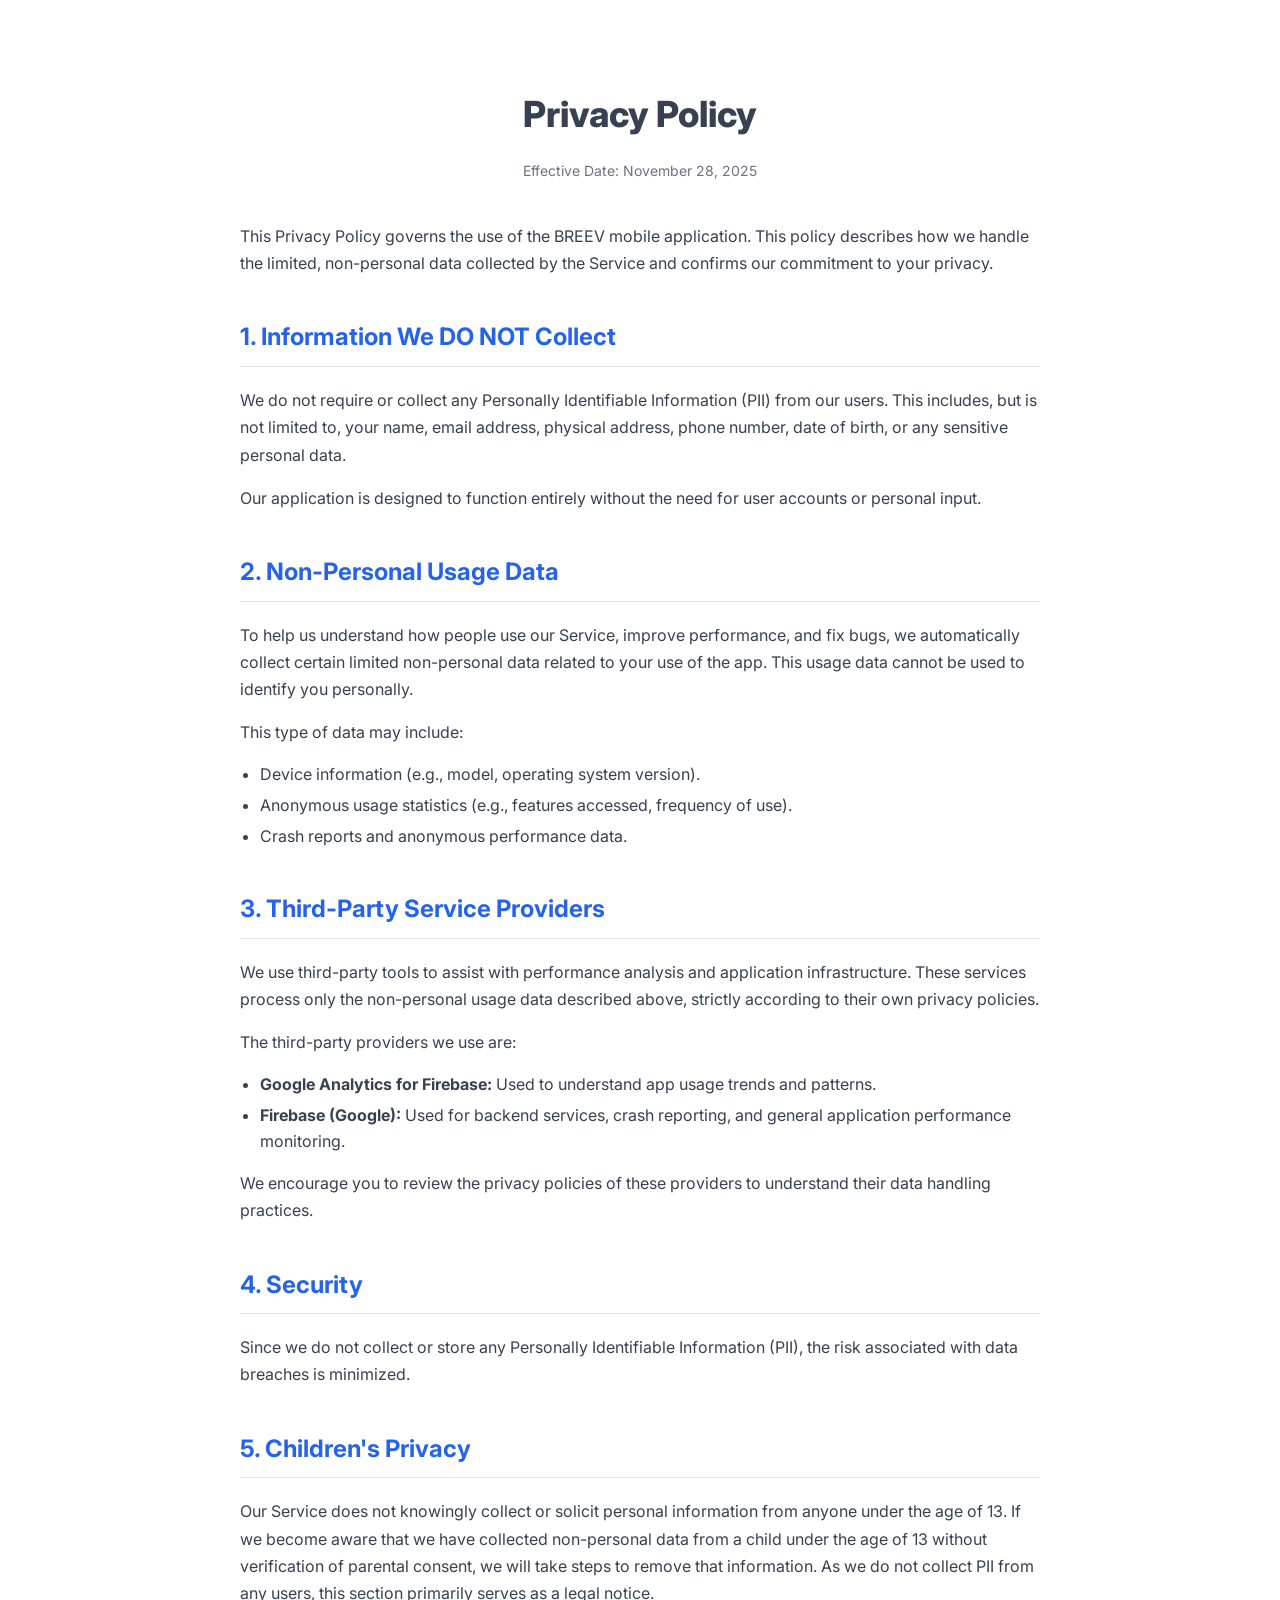
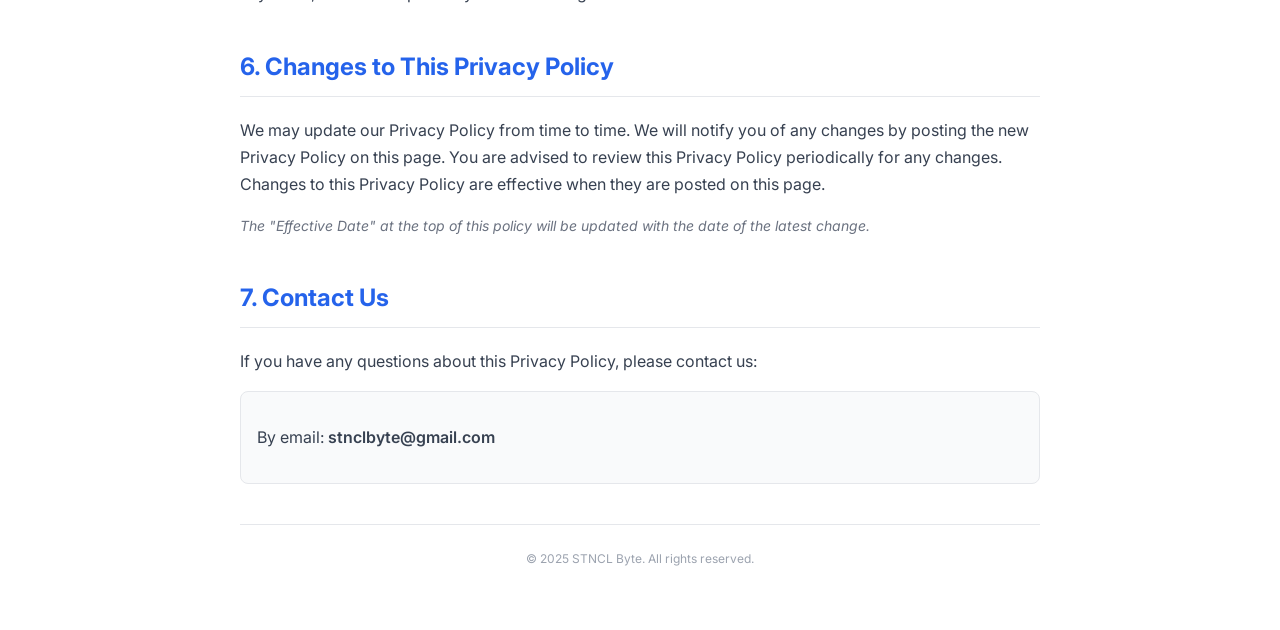
<file: breev_policy.html>
<!DOCTYPE html>
<html lang="en">
<head>
    <meta charset="UTF-8">
    <meta name="viewport" content="width=device-width, initial-scale=1.0">
    <title>Privacy Policy</title>
    <!-- Load Inter font from Google Fonts -->
    <link href="https://fonts.googleapis.com/css2?family=Inter:wght@400;600;700;800&display=swap" rel="stylesheet">
    
    <style>
        /* Define variables based on the previous color scheme */
        :root {
            --color-primary: #2563eb; 
            --color-secondary: #374151; /* Dark grey */
            --color-background: #f9fafb; /* Light grey */
            --color-text: #374151; /* Text color matching secondary */
        }

        /* Base styles */
        body {
            font-family: 'Inter', sans-serif;
            line-height: 1.7;
            background-color: #ffffff; /* Set background to white for the plain look */
            margin: 0;
            padding: 20px;
            color: var(--color-text);
        }
        
        /* Container for the policy content */
        .policy-container {
            max-width: 800px;
            margin: 0 auto;
            background-color: #ffffff;
            padding: 40px;
            border-radius: 0; /* Removed border-radius */
            box-shadow: none; /* Removed box shadow */
            border: none; /* Removed border */
        }

        /* Header styling */
        .header {
            text-align: center;
            margin-bottom: 40px;
        }
        
        .header h1 {
            font-size: 2.25rem; /* Equivalent to text-4xl */
            font-weight: 800; /* Equivalent to font-extrabold */
            color: var(--color-secondary);
            margin-bottom: 8px;
        }
        
        .header p {
            font-size: 0.875rem; /* Equivalent to text-sm */
            color: #6b7280; /* Gray-500 */
        }

        /* Section headings */
        h2 {
            font-size: 1.5rem; /* Equivalent to text-2xl */
            font-weight: 700; /* Equivalent to font-bold */
            color: var(--color-primary);
            padding-top: 16px;
            padding-bottom: 8px;
            border-bottom: 1px solid #e5e7eb;
            margin-top: 24px;
        }
        
        /* Paragraph spacing */
        section p {
            margin-bottom: 1rem;
        }

        /* List styling */
        ul {
            list-style: disc;
            margin-left: 20px;
            padding-left: 0;
            margin-top: 10px;
            margin-bottom: 10px;
            line-height: 1.6;
        }
        
        ul li {
            margin-bottom: 5px;
        }

        /* Contact box styling */
        .contact-box {
            background-color: #f9fafb;
            padding: 16px;
            border-radius: 8px;
            border: 1px solid #e5e7eb;
            margin-top: 10px;
        }
        
        .contact-box span {
            font-weight: 600; /* Equivalent to font-semibold */
            color: var(--color-secondary);
        }
        
        /* Footer styling */
        .footer {
            margin-top: 40px;
            padding-top: 24px;
            border-top: 1px solid #e5e7eb;
            text-align: center;
            font-size: 0.75rem; /* Equivalent to text-xs */
            color: #9ca3af; /* Gray-400 */
        }
        
        /* Responsiveness for smaller screens */
        @media (max-width: 640px) {
            body {
                padding: 10px;
            }
            .policy-container {
                padding: 20px;
            }
            .header h1 {
                font-size: 1.875rem; /* Equivalent to text-3xl */
            }
            h2 {
                font-size: 1.25rem; /* Equivalent to text-xl */
            }
        }
    </style>
</head>
<body>

    <div class="policy-container">

        <header class="header">
            <h1>Privacy Policy</h1>
            <p>Effective Date: November 28, 2025</p>
        </header>

        <section class="content">

            <p>This Privacy Policy governs the use of the BREEV mobile application. This policy describes how we handle the limited, non-personal data collected by the Service and confirms our commitment to your privacy.</p>

            <!-- 1. Information We DO NOT Collect -->
            <h2>1. Information We DO NOT Collect</h2>
            <p>We do not require or collect any Personally Identifiable Information (PII) from our users. This includes, but is not limited to, your name, email address, physical address, phone number, date of birth, or any sensitive personal data.</p>
            <p>Our application is designed to function entirely without the need for user accounts or personal input.</p>

            <!-- 2. Information We DO Collect (Non-Personal Usage Data) -->
            <h2>2. Non-Personal Usage Data</h2>
            <p>To help us understand how people use our Service, improve performance, and fix bugs, we automatically collect certain limited non-personal data related to your use of the app. This usage data cannot be used to identify you personally.</p>
            <p>This type of data may include:</p>
            <ul>
                <li>Device information (e.g., model, operating system version).</li>
                <li>Anonymous usage statistics (e.g., features accessed, frequency of use).</li>
                <li>Crash reports and anonymous performance data.</li>
            </ul>

            <!-- 3. Third-Party Service Providers -->
            <h2>3. Third-Party Service Providers</h2>
            <p>We use third-party tools to assist with performance analysis and application infrastructure. These services process only the non-personal usage data described above, strictly according to their own privacy policies.</p>
            <p>The third-party providers we use are:</p>
            <ul>
                <li><strong>Google Analytics for Firebase:</strong> Used to understand app usage trends and patterns.</li>
                <li><strong>Firebase (Google):</strong> Used for backend services, crash reporting, and general application performance monitoring.</li>
            </ul>
            <p>We encourage you to review the privacy policies of these providers to understand their data handling practices.</p>

            <!-- 4. Security -->
            <h2>4. Security</h2>
            <p>Since we do not collect or store any Personally Identifiable Information (PII), the risk associated with data breaches is minimized.</p>

            <!-- 5. Children's Privacy -->
            <h2>5. Children's Privacy</h2>
            <p>Our Service does not knowingly collect or solicit personal information from anyone under the age of 13. If we become aware that we have collected non-personal data from a child under the age of 13 without verification of parental consent, we will take steps to remove that information. As we do not collect PII from any users, this section primarily serves as a legal notice.</p>

            <!-- 6. Changes to This Privacy Policy -->
            <h2>6. Changes to This Privacy Policy</h2>
            <p>We may update our Privacy Policy from time to time. We will notify you of any changes by posting the new Privacy Policy on this page. You are advised to review this Privacy Policy periodically for any changes. Changes to this Privacy Policy are effective when they are posted on this page.</p>
            <p style="font-size: 0.875rem; color: #6b7280; font-style: italic;">The "Effective Date" at the top of this policy will be updated with the date of the latest change.</p>

            <!-- 7. Contact Us -->
            <h2>7. Contact Us</h2>
            <p>If you have any questions about this Privacy Policy, please contact us:</p>
            <div class="contact-box">
                <p>By email: <span>stnclbyte@gmail.com</span></p>
            </div>

        </section>
        
        <footer class="footer">
            &copy; 2025 STNCL Byte. All rights reserved.
        </footer>

    </div>

</body>
</html>
</file>
